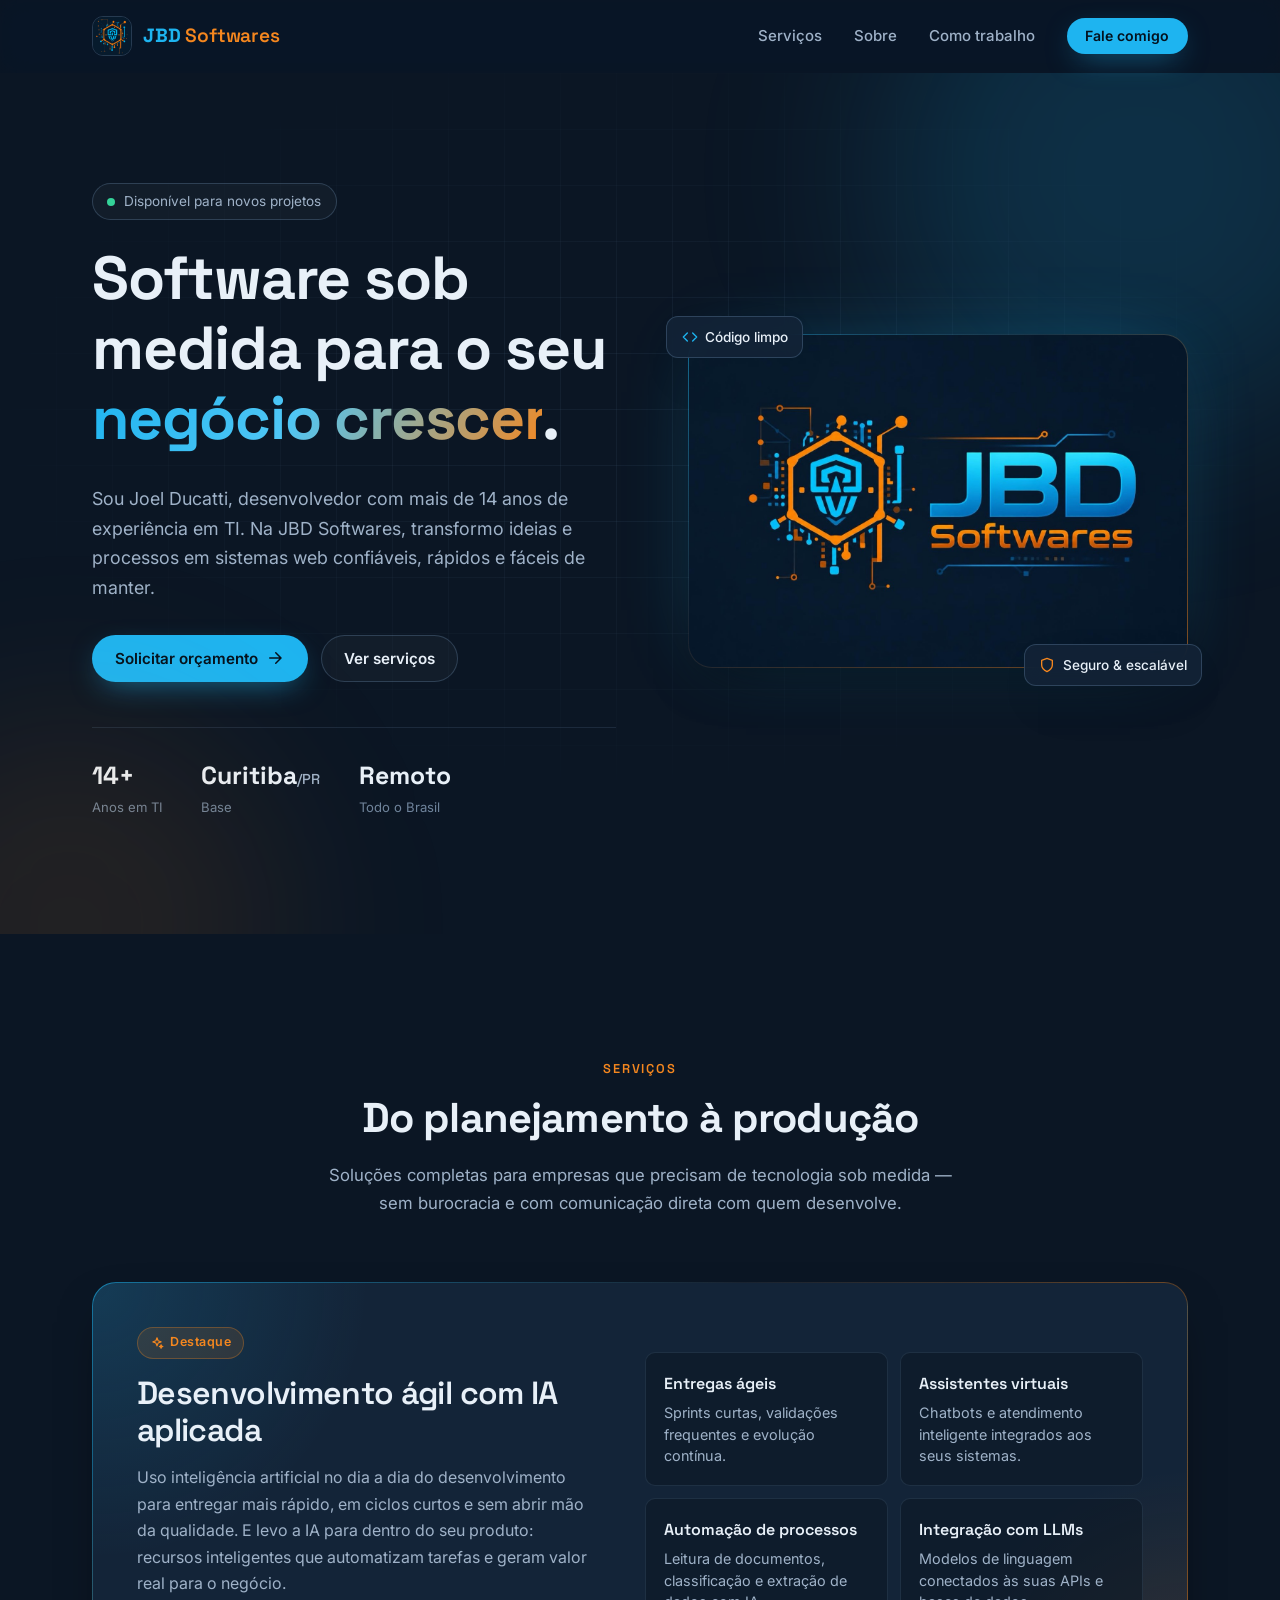
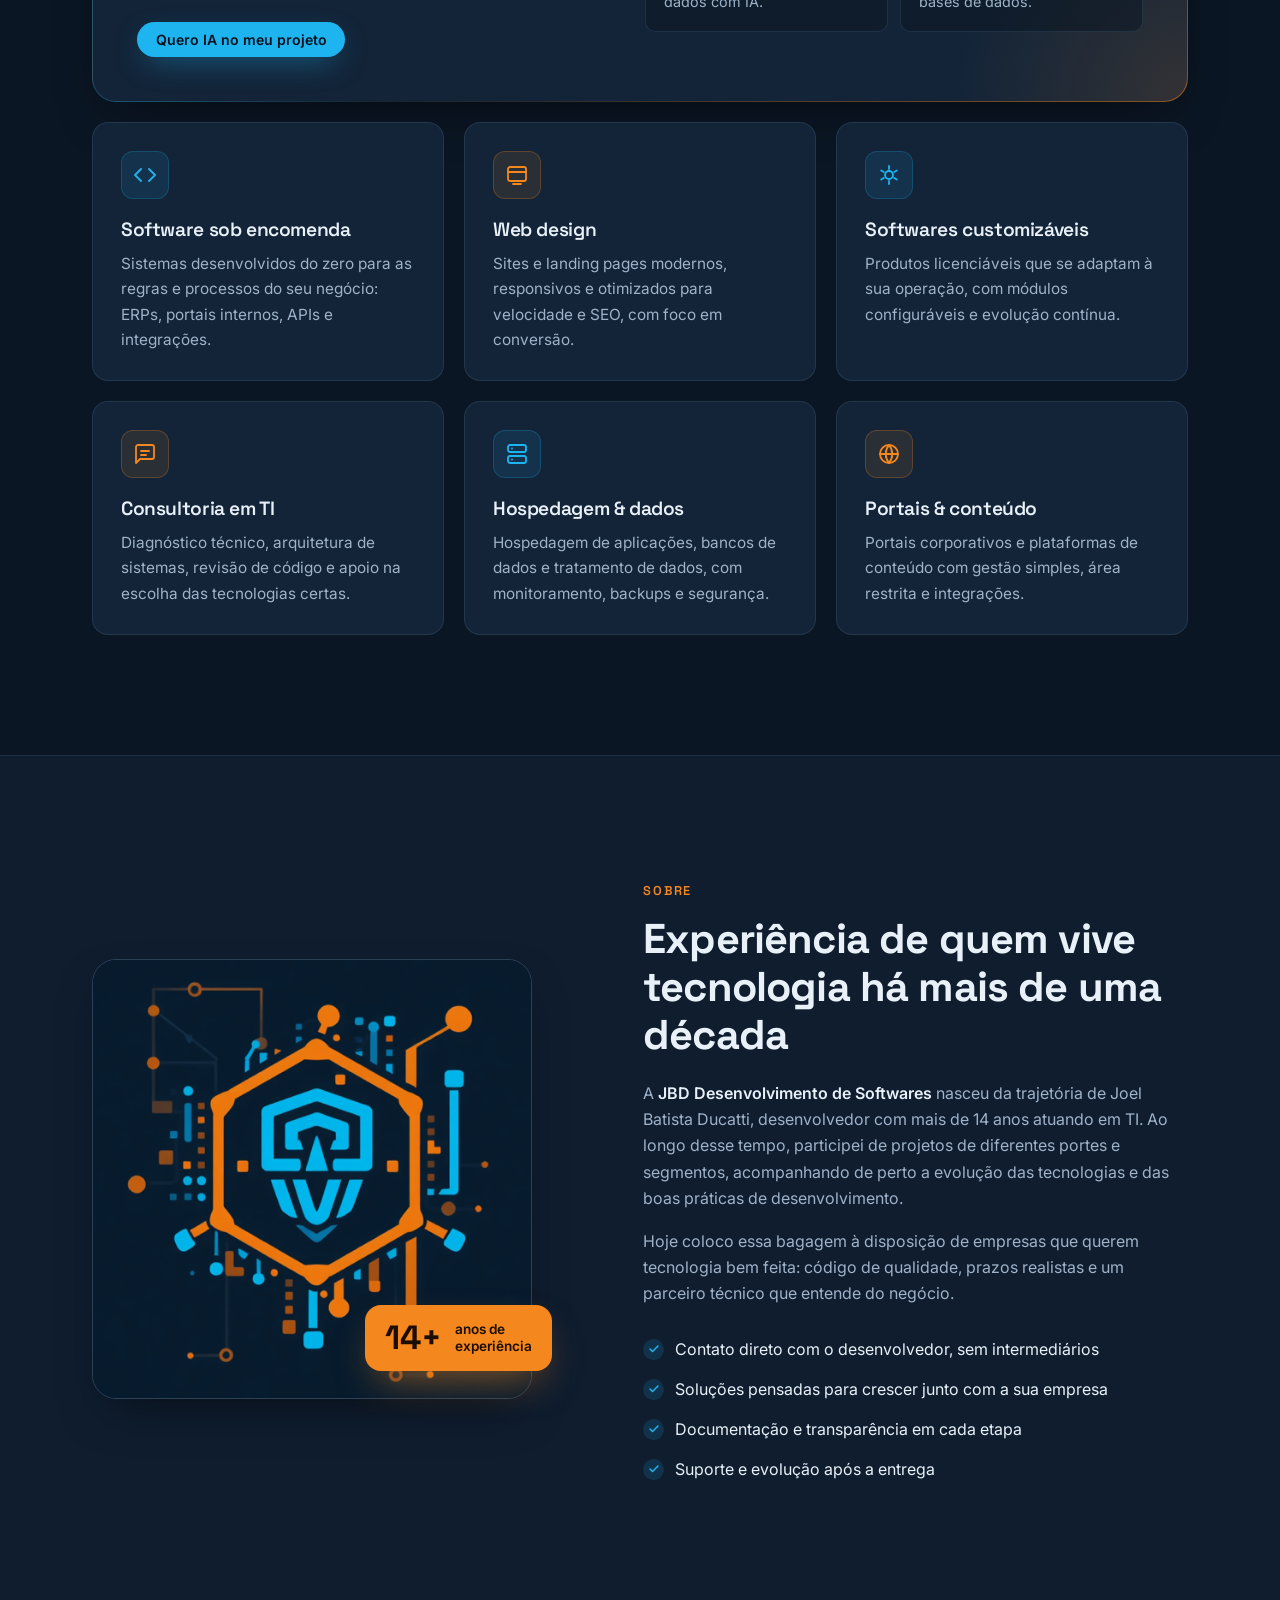
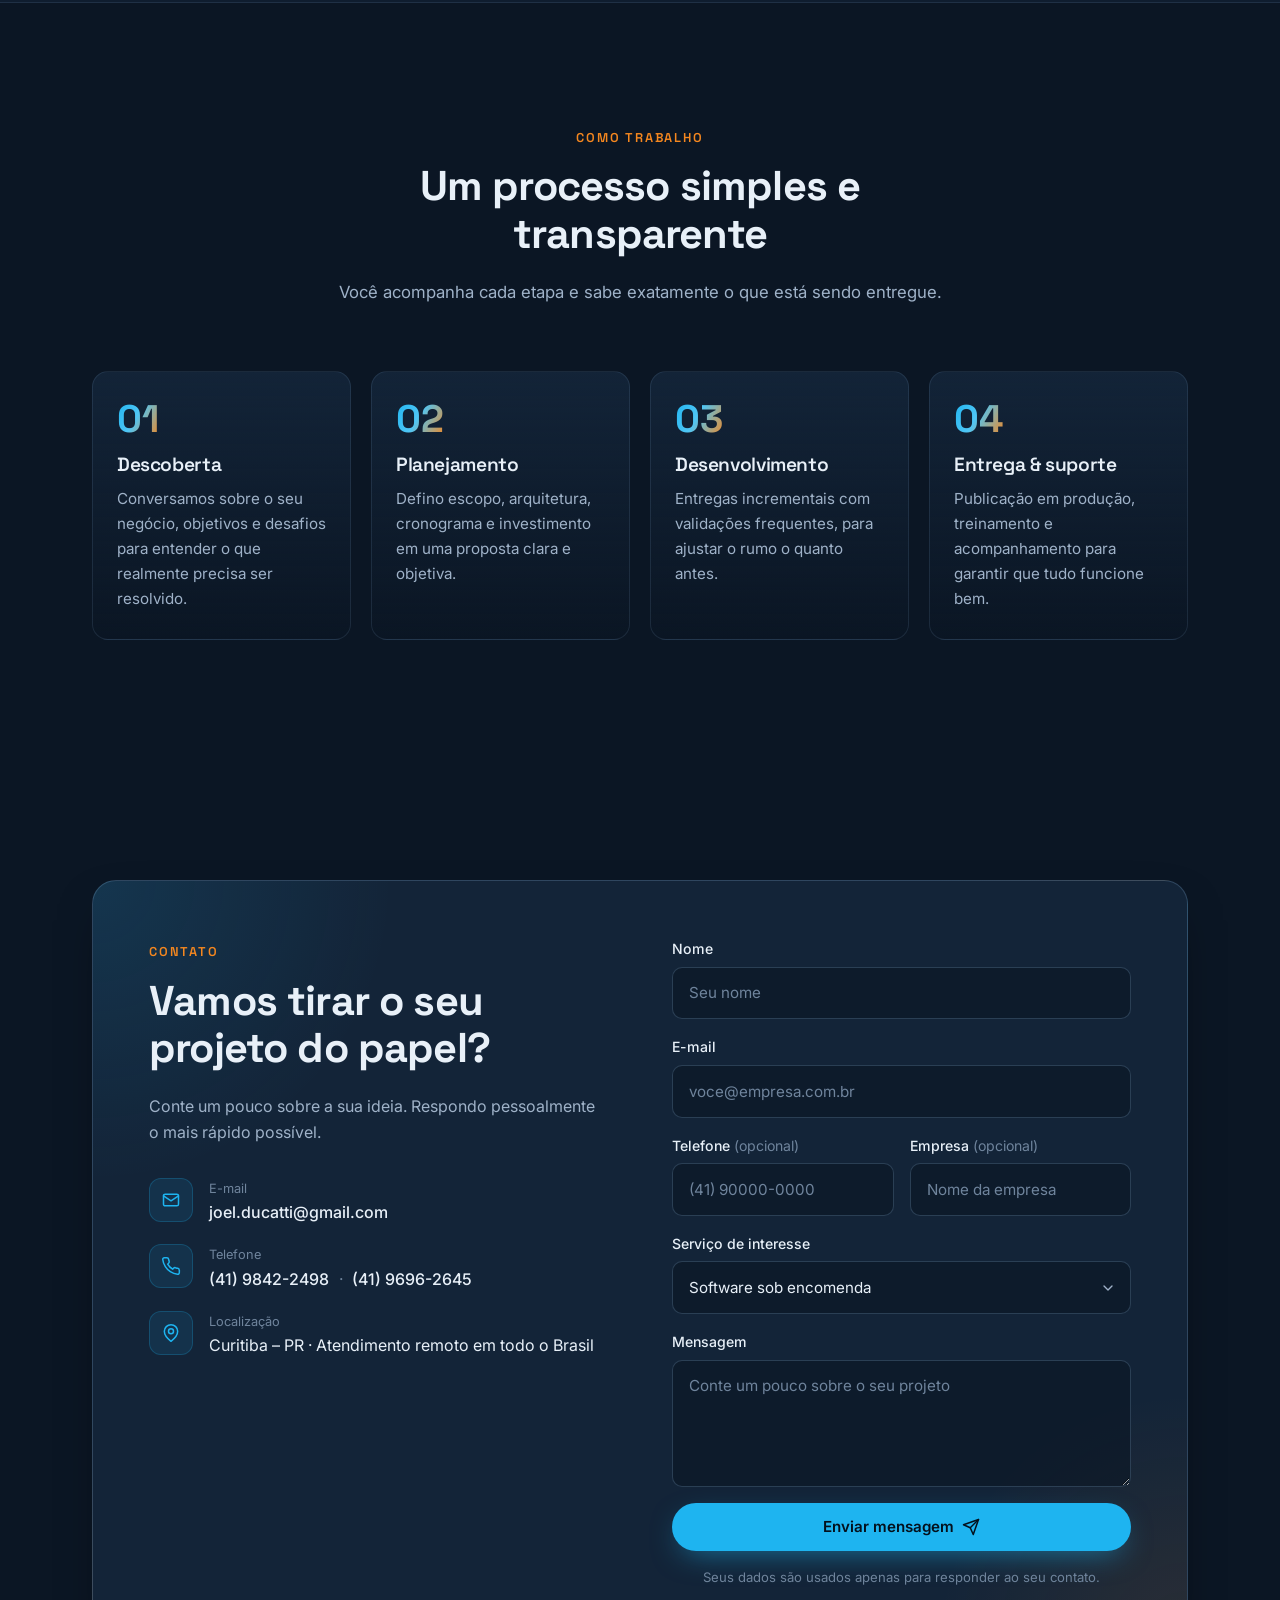
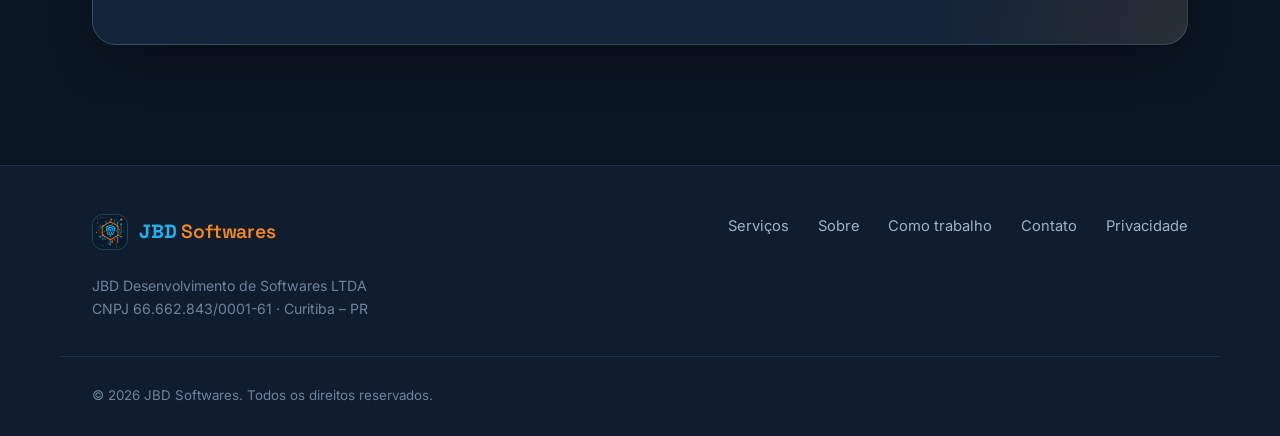
<file: index.html>
<!DOCTYPE html>
<html lang="pt-BR" class="no-js">
<head>
  <meta charset="UTF-8">
  <meta name="viewport" content="width=device-width, initial-scale=1.0">
  <title>JBD Softwares | Desenvolvimento de Software sob Medida</title>
  <meta name="description" content="JBD Desenvolvimento de Softwares — software sob encomenda, desenvolvimento ágil com IA aplicada, web design, consultoria em TI e hospedagem. Mais de 14 anos de experiência. Curitiba – PR.">
  <meta name="theme-color" content="#0b1624">

  <meta property="og:type" content="website">
  <meta property="og:title" content="JBD Softwares | Desenvolvimento de Software sob Medida">
  <meta property="og:description" content="Software sob encomenda, web design e consultoria em TI com mais de 14 anos de experiência.">
  <meta property="og:image" content="assets/img/jbd-banner.jpg">
  <meta property="og:locale" content="pt_BR">

  <link rel="icon" type="image/png" href="assets/img/favicon.png">
  <link rel="apple-touch-icon" href="assets/img/jbd-icon.png">

  <link rel="preconnect" href="https://fonts.googleapis.com">
  <link rel="preconnect" href="https://fonts.gstatic.com" crossorigin>
  <link href="https://fonts.googleapis.com/css2?family=Inter:wght@400;500;600&family=Space+Grotesk:wght@500;600;700&display=swap" rel="stylesheet">

  <link rel="stylesheet" href="assets/css/styles.css">
  <meta name="facebook-domain-verification" content="uzadyqwftc3lzl0vm5e65drp3jfn5y" />
</head>
<body>

  <!-- Navegação -->
  <header class="nav" id="topo">
    <div class="container nav__inner">
      <a href="#topo" class="brand" aria-label="JBD Softwares — início">
        <img src="assets/img/jbd-icon.png" alt="" width="40" height="40" class="brand__icon">
        <span class="brand__name">JBD <span>Softwares</span></span>
      </a>

      <nav class="nav__links" id="menu" aria-label="Principal">
        <a href="#servicos">Serviços</a>
        <a href="#sobre">Sobre</a>
        <a href="#processo">Como trabalho</a>
        <a href="#contato" class="btn btn--sm btn--primary">Fale comigo</a>
      </nav>

      <button class="nav__toggle" aria-label="Abrir menu" aria-controls="menu" aria-expanded="false">
        <span></span><span></span>
      </button>
    </div>
  </header>

  <main>
    <!-- Hero -->
    <section class="hero">
      <div class="hero__grid-bg" aria-hidden="true"></div>
      <div class="container hero__inner">
        <div class="hero__content reveal">
          <span class="pill"><span class="pill__dot"></span>Disponível para novos projetos</span>
          <h1>Software sob medida para o seu <span class="gradient-text">negócio crescer</span>.</h1>
          <p class="lead">
            Sou Joel Ducatti, desenvolvedor com mais de 14 anos de experiência em TI.
            Na JBD Softwares, transformo ideias e processos em sistemas web confiáveis,
            rápidos e fáceis de manter.
          </p>
          <div class="hero__actions">
            <a href="#contato" class="btn btn--primary">
              Solicitar orçamento
              <svg width="18" height="18" viewBox="0 0 24 24" fill="none" stroke="currentColor" stroke-width="2" stroke-linecap="round" stroke-linejoin="round" aria-hidden="true"><path d="M5 12h14M13 5l7 7-7 7"/></svg>
            </a>
            <a href="#servicos" class="btn btn--ghost">Ver serviços</a>
          </div>

          <dl class="stats">
            <div class="stat">
              <dt>Anos em TI</dt>
              <dd>14+</dd>
            </div>
            <div class="stat">
              <dt>Base</dt>
              <dd>Curitiba<small>/PR</small></dd>
            </div>
            <div class="stat">
              <dt>Todo o Brasil</dt>
              <dd>Remoto</dd>
            </div>
          </dl>
        </div>

        <div class="hero__visual reveal" style="--delay: 120ms">
          <div class="hero__card">
            <img src="assets/img/jbd-banner.jpg" alt="Logotipo JBD Softwares" width="1400" height="933">
          </div>
          <div class="float-chip float-chip--a">
            <svg width="16" height="16" viewBox="0 0 24 24" fill="none" stroke="currentColor" stroke-width="2" stroke-linecap="round" stroke-linejoin="round" aria-hidden="true"><path d="m16 18 6-6-6-6M8 6l-6 6 6 6"/></svg>
            Código limpo
          </div>
          <div class="float-chip float-chip--b">
            <svg width="16" height="16" viewBox="0 0 24 24" fill="none" stroke="currentColor" stroke-width="2" stroke-linecap="round" stroke-linejoin="round" aria-hidden="true"><path d="M12 22s8-4 8-10V5l-8-3-8 3v7c0 6 8 10 8 10z"/></svg>
            Seguro &amp; escalável
          </div>
        </div>
      </div>
    </section>

    <!-- Serviços -->
    <section class="section" id="servicos">
      <div class="container">
        <header class="section__head reveal">
          <span class="eyebrow">Serviços</span>
          <h2>Do planejamento à produção</h2>
          <p>Soluções completas para empresas que precisam de tecnologia sob medida — sem burocracia e com comunicação direta com quem desenvolve.</p>
        </header>

        <article class="feature reveal">
          <div class="feature__content">
            <span class="feature__badge">
              <svg width="14" height="14" viewBox="0 0 24 24" fill="none" stroke="currentColor" stroke-width="2" stroke-linecap="round" stroke-linejoin="round" aria-hidden="true"><path d="M12 3l1.9 5.1L19 10l-5.1 1.9L12 17l-1.9-5.1L5 10l5.1-1.9z"/><path d="M19 15l.8 2.2L22 18l-2.2.8L19 21l-.8-2.2L16 18l2.2-.8z"/></svg>
              Destaque
            </span>
            <h3>Desenvolvimento ágil com IA aplicada</h3>
            <p>
              Uso inteligência artificial no dia a dia do desenvolvimento para entregar mais rápido,
              em ciclos curtos e sem abrir mão da qualidade. E levo a IA para dentro do seu produto:
              recursos inteligentes que automatizam tarefas e geram valor real para o negócio.
            </p>
            <a href="#contato" class="btn btn--primary btn--sm">Quero IA no meu projeto</a>
          </div>

          <ul class="feature__list">
            <li>
              <strong>Entregas ágeis</strong>
              <span>Sprints curtas, validações frequentes e evolução contínua.</span>
            </li>
            <li>
              <strong>Assistentes virtuais</strong>
              <span>Chatbots e atendimento inteligente integrados aos seus sistemas.</span>
            </li>
            <li>
              <strong>Automação de processos</strong>
              <span>Leitura de documentos, classificação e extração de dados com IA.</span>
            </li>
            <li>
              <strong>Integração com LLMs</strong>
              <span>Modelos de linguagem conectados às suas APIs e bases de dados.</span>
            </li>
          </ul>
        </article>

        <div class="cards">
          <article class="card reveal">
            <div class="card__icon">
              <svg viewBox="0 0 24 24" fill="none" stroke="currentColor" stroke-width="1.8" stroke-linecap="round" stroke-linejoin="round" aria-hidden="true"><path d="m16 18 6-6-6-6M8 6l-6 6 6 6"/></svg>
            </div>
            <h3>Software sob encomenda</h3>
            <p>Sistemas desenvolvidos do zero para as regras e processos do seu negócio: ERPs, portais internos, APIs e integrações.</p>
          </article>

          <article class="card reveal" style="--delay: 60ms">
            <div class="card__icon">
              <svg viewBox="0 0 24 24" fill="none" stroke="currentColor" stroke-width="1.8" stroke-linecap="round" stroke-linejoin="round" aria-hidden="true"><rect x="3" y="4" width="18" height="14" rx="2"/><path d="M3 9h18M8 21h8"/></svg>
            </div>
            <h3>Web design</h3>
            <p>Sites e landing pages modernos, responsivos e otimizados para velocidade e SEO, com foco em conversão.</p>
          </article>

          <article class="card reveal" style="--delay: 120ms">
            <div class="card__icon">
              <svg viewBox="0 0 24 24" fill="none" stroke="currentColor" stroke-width="1.8" stroke-linecap="round" stroke-linejoin="round" aria-hidden="true"><path d="M12 3v3M12 18v3M4.2 7.5l2.6 1.5M17.2 15l2.6 1.5M4.2 16.5l2.6-1.5M17.2 9l2.6-1.5"/><circle cx="12" cy="12" r="4"/></svg>
            </div>
            <h3>Softwares customizáveis</h3>
            <p>Produtos licenciáveis que se adaptam à sua operação, com módulos configuráveis e evolução contínua.</p>
          </article>

          <article class="card reveal">
            <div class="card__icon">
              <svg viewBox="0 0 24 24" fill="none" stroke="currentColor" stroke-width="1.8" stroke-linecap="round" stroke-linejoin="round" aria-hidden="true"><path d="M21 15a2 2 0 0 1-2 2H7l-4 4V5a2 2 0 0 1 2-2h14a2 2 0 0 1 2 2z"/><path d="M8 9h8M8 13h5"/></svg>
            </div>
            <h3>Consultoria em TI</h3>
            <p>Diagnóstico técnico, arquitetura de sistemas, revisão de código e apoio na escolha das tecnologias certas.</p>
          </article>

          <article class="card reveal" style="--delay: 60ms">
            <div class="card__icon">
              <svg viewBox="0 0 24 24" fill="none" stroke="currentColor" stroke-width="1.8" stroke-linecap="round" stroke-linejoin="round" aria-hidden="true"><rect x="3" y="3" width="18" height="7" rx="2"/><rect x="3" y="14" width="18" height="7" rx="2"/><path d="M7 6.5h.01M7 17.5h.01"/></svg>
            </div>
            <h3>Hospedagem &amp; dados</h3>
            <p>Hospedagem de aplicações, bancos de dados e tratamento de dados, com monitoramento, backups e segurança.</p>
          </article>

          <article class="card reveal" style="--delay: 120ms">
            <div class="card__icon">
              <svg viewBox="0 0 24 24" fill="none" stroke="currentColor" stroke-width="1.8" stroke-linecap="round" stroke-linejoin="round" aria-hidden="true"><circle cx="12" cy="12" r="9"/><path d="M3 12h18M12 3a14 14 0 0 1 0 18M12 3a14 14 0 0 0 0 18"/></svg>
            </div>
            <h3>Portais &amp; conteúdo</h3>
            <p>Portais corporativos e plataformas de conteúdo com gestão simples, área restrita e integrações.</p>
          </article>
        </div>
      </div>
    </section>

    <!-- Sobre -->
    <section class="section section--alt" id="sobre">
      <div class="container about">
        <div class="about__media reveal">
          <div class="about__logo">
            <img src="assets/img/jbd-icon.png" alt="Símbolo da JBD Softwares" width="512" height="512" loading="lazy">
          </div>
          <div class="about__badge">
            <strong>14+</strong>
            <span>anos de<br>experiência</span>
          </div>
        </div>

        <div class="about__content reveal" style="--delay: 100ms">
          <span class="eyebrow">Sobre</span>
          <h2>Experiência de quem vive tecnologia há mais de uma década</h2>
          <p>
            A <strong>JBD Desenvolvimento de Softwares</strong> nasceu da trajetória de Joel Batista Ducatti,
            desenvolvedor com mais de 14 anos atuando em TI. Ao longo desse tempo, participei de projetos
            de diferentes portes e segmentos, acompanhando de perto a evolução das tecnologias e
            das boas práticas de desenvolvimento.
          </p>
          <p>
            Hoje coloco essa bagagem à disposição de empresas que querem tecnologia bem feita:
            código de qualidade, prazos realistas e um parceiro técnico que entende do negócio.
          </p>

          <ul class="checklist">
            <li>Contato direto com o desenvolvedor, sem intermediários</li>
            <li>Soluções pensadas para crescer junto com a sua empresa</li>
            <li>Documentação e transparência em cada etapa</li>
            <li>Suporte e evolução após a entrega</li>
          </ul>
        </div>
      </div>
    </section>

    <!-- Processo -->
    <section class="section" id="processo">
      <div class="container">
        <header class="section__head reveal">
          <span class="eyebrow">Como trabalho</span>
          <h2>Um processo simples e transparente</h2>
          <p>Você acompanha cada etapa e sabe exatamente o que está sendo entregue.</p>
        </header>

        <ol class="steps">
          <li class="step reveal">
            <span class="step__num">01</span>
            <h3>Descoberta</h3>
            <p>Conversamos sobre o seu negócio, objetivos e desafios para entender o que realmente precisa ser resolvido.</p>
          </li>
          <li class="step reveal" style="--delay: 60ms">
            <span class="step__num">02</span>
            <h3>Planejamento</h3>
            <p>Defino escopo, arquitetura, cronograma e investimento em uma proposta clara e objetiva.</p>
          </li>
          <li class="step reveal" style="--delay: 120ms">
            <span class="step__num">03</span>
            <h3>Desenvolvimento</h3>
            <p>Entregas incrementais com validações frequentes, para ajustar o rumo o quanto antes.</p>
          </li>
          <li class="step reveal" style="--delay: 180ms">
            <span class="step__num">04</span>
            <h3>Entrega &amp; suporte</h3>
            <p>Publicação em produção, treinamento e acompanhamento para garantir que tudo funcione bem.</p>
          </li>
        </ol>
      </div>
    </section>

    <!-- CTA / Contato -->
    <section class="section" id="contato">
      <div class="container">
        <div class="contact reveal">
          <div class="contact__info">
            <span class="eyebrow">Contato</span>
            <h2>Vamos tirar o seu projeto do papel?</h2>
            <p>Conte um pouco sobre a sua ideia. Respondo pessoalmente o mais rápido possível.</p>

            <ul class="contact__list">
              <li>
                <span class="contact__icon">
                  <svg viewBox="0 0 24 24" fill="none" stroke="currentColor" stroke-width="1.8" stroke-linecap="round" stroke-linejoin="round" aria-hidden="true"><rect x="3" y="5" width="18" height="14" rx="2"/><path d="m3 7 9 6 9-6"/></svg>
                </span>
                <div>
                  <small>E-mail</small>
                  <a href="mailto:joel.ducatti@gmail.com">joel.ducatti@gmail.com</a>
                </div>
              </li>
              <li>
                <span class="contact__icon">
                  <svg viewBox="0 0 24 24" fill="none" stroke="currentColor" stroke-width="1.8" stroke-linecap="round" stroke-linejoin="round" aria-hidden="true"><path d="M22 16.9v3a2 2 0 0 1-2.2 2 19.8 19.8 0 0 1-8.6-3.1 19.5 19.5 0 0 1-6-6A19.8 19.8 0 0 1 2.1 4.2 2 2 0 0 1 4.1 2h3a2 2 0 0 1 2 1.7c.1.9.4 1.8.7 2.7a2 2 0 0 1-.5 2.1L8 9.8a16 16 0 0 0 6 6l1.3-1.3a2 2 0 0 1 2.1-.4c.9.3 1.8.6 2.7.7a2 2 0 0 1 1.7 2z"/></svg>
                </span>
                <div>
                  <small>Telefone</small>
                  <a href="tel:+554198422498">(41) 9842-2498</a>
                  <span class="sep">·</span>
                  <a href="tel:+554196962645">(41) 9696-2645</a>
                </div>
              </li>
              <li>
                <span class="contact__icon">
                  <svg viewBox="0 0 24 24" fill="none" stroke="currentColor" stroke-width="1.8" stroke-linecap="round" stroke-linejoin="round" aria-hidden="true"><path d="M20 10c0 6-8 12-8 12s-8-6-8-12a8 8 0 0 1 16 0z"/><circle cx="12" cy="10" r="3"/></svg>
                </span>
                <div>
                  <small>Localização</small>
                  <span>Curitiba – PR · Atendimento remoto em todo o Brasil</span>
                </div>
              </li>
            </ul>
          </div>

          <form class="form" id="contact-form" name="contato" method="POST" action="/obrigado.html"
                data-netlify="true" netlify-honeypot="bot-field" novalidate>
            <input type="hidden" name="form-name" value="contato">
            <p class="visually-hidden" aria-hidden="true">
              <label>Não preencha este campo: <input name="bot-field" tabindex="-1" autocomplete="off"></label>
            </p>

            <div class="field">
              <label for="nome">Nome</label>
              <input id="nome" name="nome" type="text" autocomplete="name" placeholder="Seu nome" required>
            </div>
            <div class="field">
              <label for="email">E-mail</label>
              <input id="email" name="email" type="email" autocomplete="email" placeholder="voce@empresa.com.br" required>
            </div>
            <div class="field-row">
              <div class="field">
                <label for="telefone">Telefone <span class="optional">(opcional)</span></label>
                <input id="telefone" name="telefone" type="tel" autocomplete="tel" placeholder="(41) 90000-0000">
              </div>
              <div class="field">
                <label for="empresa">Empresa <span class="optional">(opcional)</span></label>
                <input id="empresa" name="empresa" type="text" autocomplete="organization" placeholder="Nome da empresa">
              </div>
            </div>
            <div class="field">
              <label for="servico">Serviço de interesse</label>
              <select id="servico" name="servico">
                <option>Software sob encomenda</option>
                <option>IA aplicada / automação</option>
                <option>Web design / site</option>
                <option>Software customizável</option>
                <option>Consultoria em TI</option>
                <option>Hospedagem &amp; dados</option>
                <option>Outro</option>
              </select>
            </div>
            <div class="field">
              <label for="mensagem">Mensagem</label>
              <textarea id="mensagem" name="mensagem" rows="4" placeholder="Conte um pouco sobre o seu projeto" required></textarea>
            </div>
            <button type="submit" class="btn btn--primary btn--block">
              Enviar mensagem
              <svg width="18" height="18" viewBox="0 0 24 24" fill="none" stroke="currentColor" stroke-width="2" stroke-linecap="round" stroke-linejoin="round" aria-hidden="true"><path d="m22 2-7 20-4-9-9-4z"/><path d="M22 2 11 13"/></svg>
            </button>
            <p class="form__note" id="form-note" role="status">Seus dados são usados apenas para responder ao seu contato.</p>
          </form>
        </div>
      </div>
    </section>
  </main>

  <footer class="footer">
    <div class="container footer__inner">
      <div class="footer__brand">
        <a href="#topo" class="brand">
          <img src="assets/img/jbd-icon.png" alt="" width="36" height="36" class="brand__icon" loading="lazy">
          <span class="brand__name">JBD <span>Softwares</span></span>
        </a>
        <p>JBD Desenvolvimento de Softwares LTDA<br>CNPJ 66.662.843/0001-61 · Curitiba – PR</p>
      </div>
      <nav class="footer__links" aria-label="Rodapé">
        <a href="#servicos">Serviços</a>
        <a href="#sobre">Sobre</a>
        <a href="#processo">Como trabalho</a>
        <a href="#contato">Contato</a>
        <a href="/privacidade.html">Privacidade</a>
      </nav>
    </div>
    <div class="container footer__bottom">
      <small>© <span id="year">2026</span> JBD Softwares. Todos os direitos reservados.</small>
    </div>
  </footer>

  <script src="assets/js/main.js" defer></script>
</body>
</html>
</file>
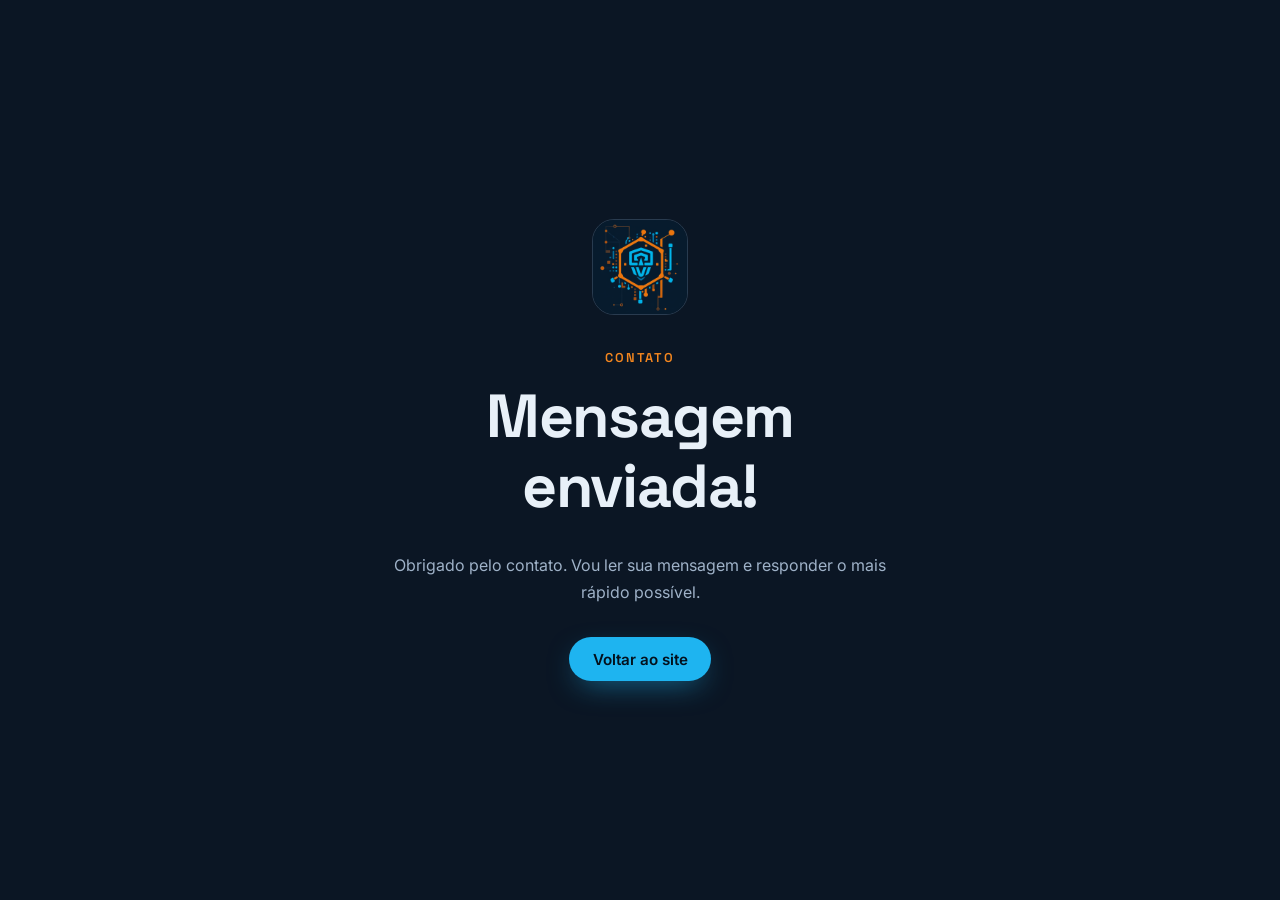
<file: obrigado.html>
<!DOCTYPE html>
<html lang="pt-BR">
<head>
  <meta charset="UTF-8">
  <meta name="viewport" content="width=device-width, initial-scale=1.0">
  <title>Mensagem enviada | JBD Softwares</title>
  <meta name="robots" content="noindex">
  <meta name="theme-color" content="#0b1624">
  <link rel="icon" type="image/png" href="/assets/img/favicon.png">
  <link rel="preconnect" href="https://fonts.googleapis.com">
  <link rel="preconnect" href="https://fonts.gstatic.com" crossorigin>
  <link href="https://fonts.googleapis.com/css2?family=Inter:wght@400;500;600&family=Space+Grotesk:wght@500;600;700&display=swap" rel="stylesheet">
  <link rel="stylesheet" href="/assets/css/styles.css">
</head>
<body>
  <main class="status-page">
    <div class="status-page__box">
      <img src="/assets/img/jbd-icon.png" alt="JBD Softwares" width="96" height="96">
      <span class="eyebrow">Contato</span>
      <h1>Mensagem enviada!</h1>
      <p>Obrigado pelo contato. Vou ler sua mensagem e responder o mais rápido possível.</p>
      <a href="/" class="btn btn--primary">Voltar ao site</a>
    </div>
  </main>
</body>
</html>
</file>
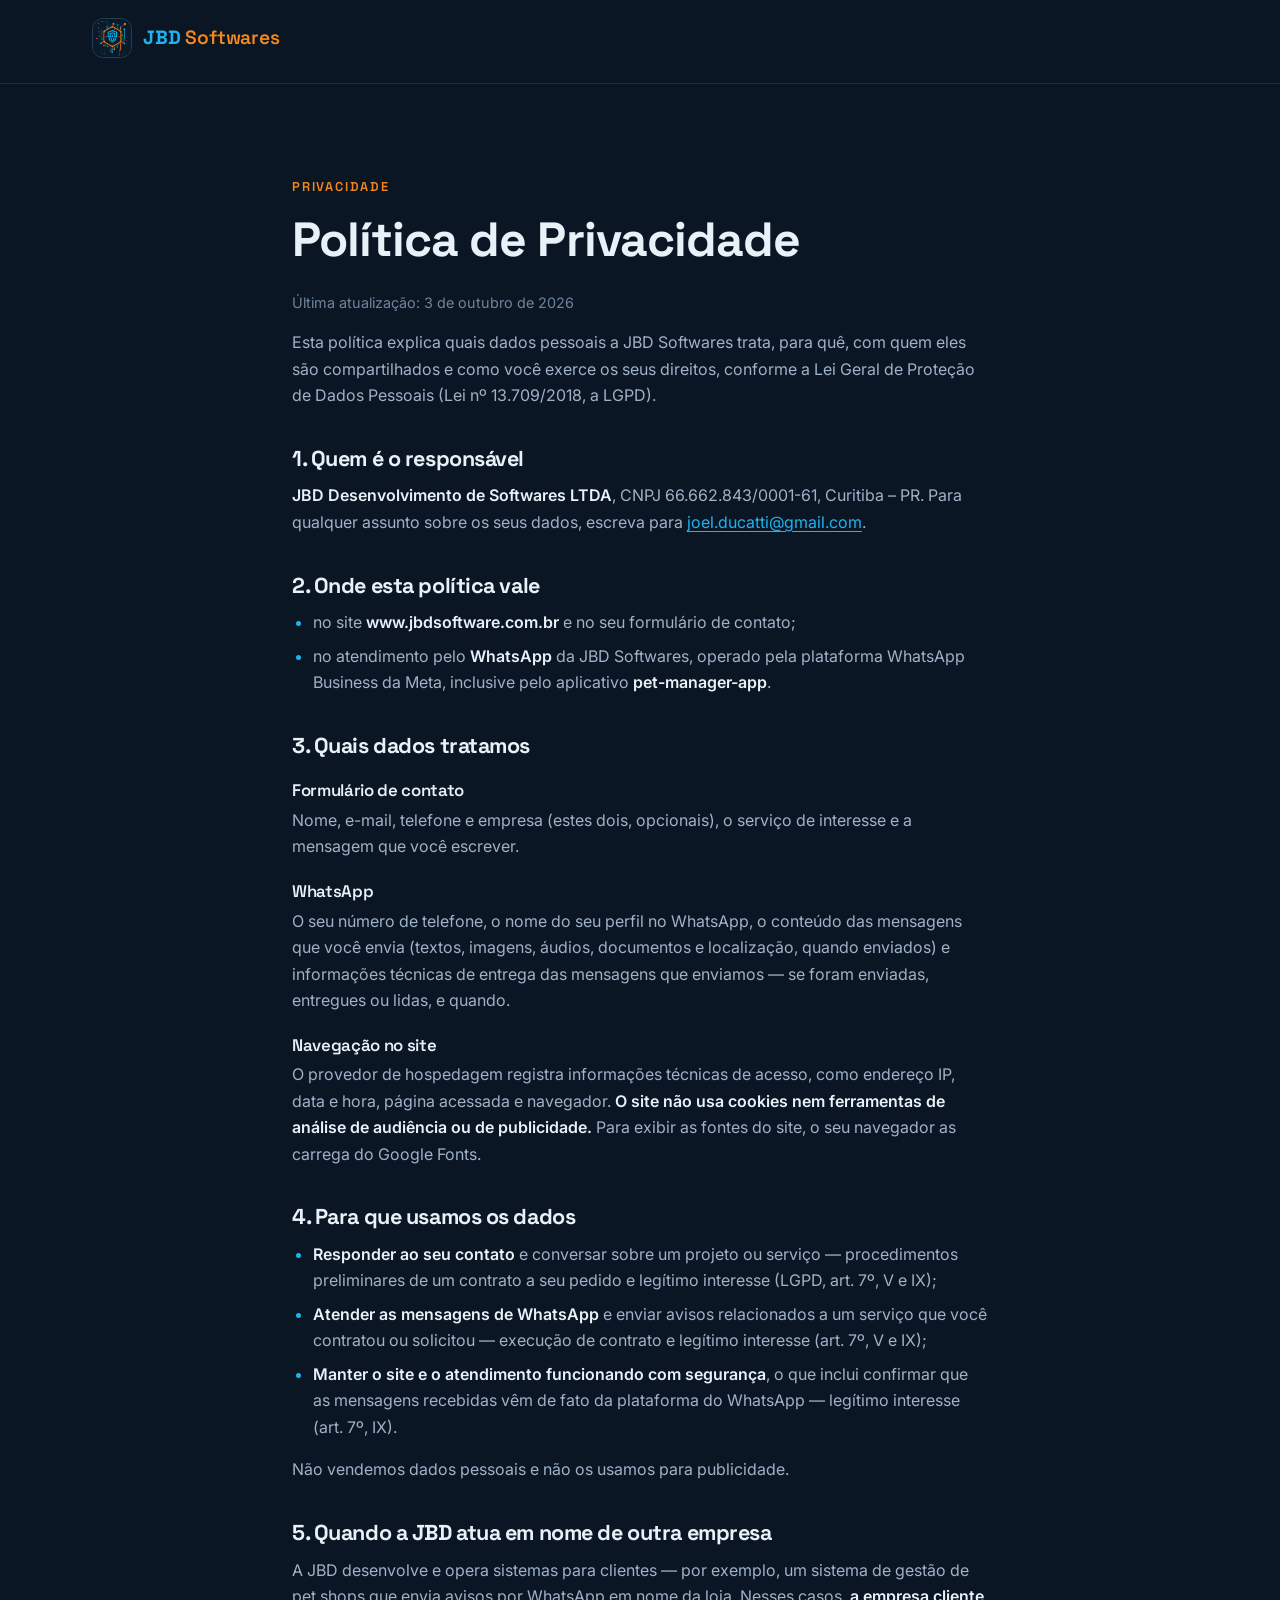
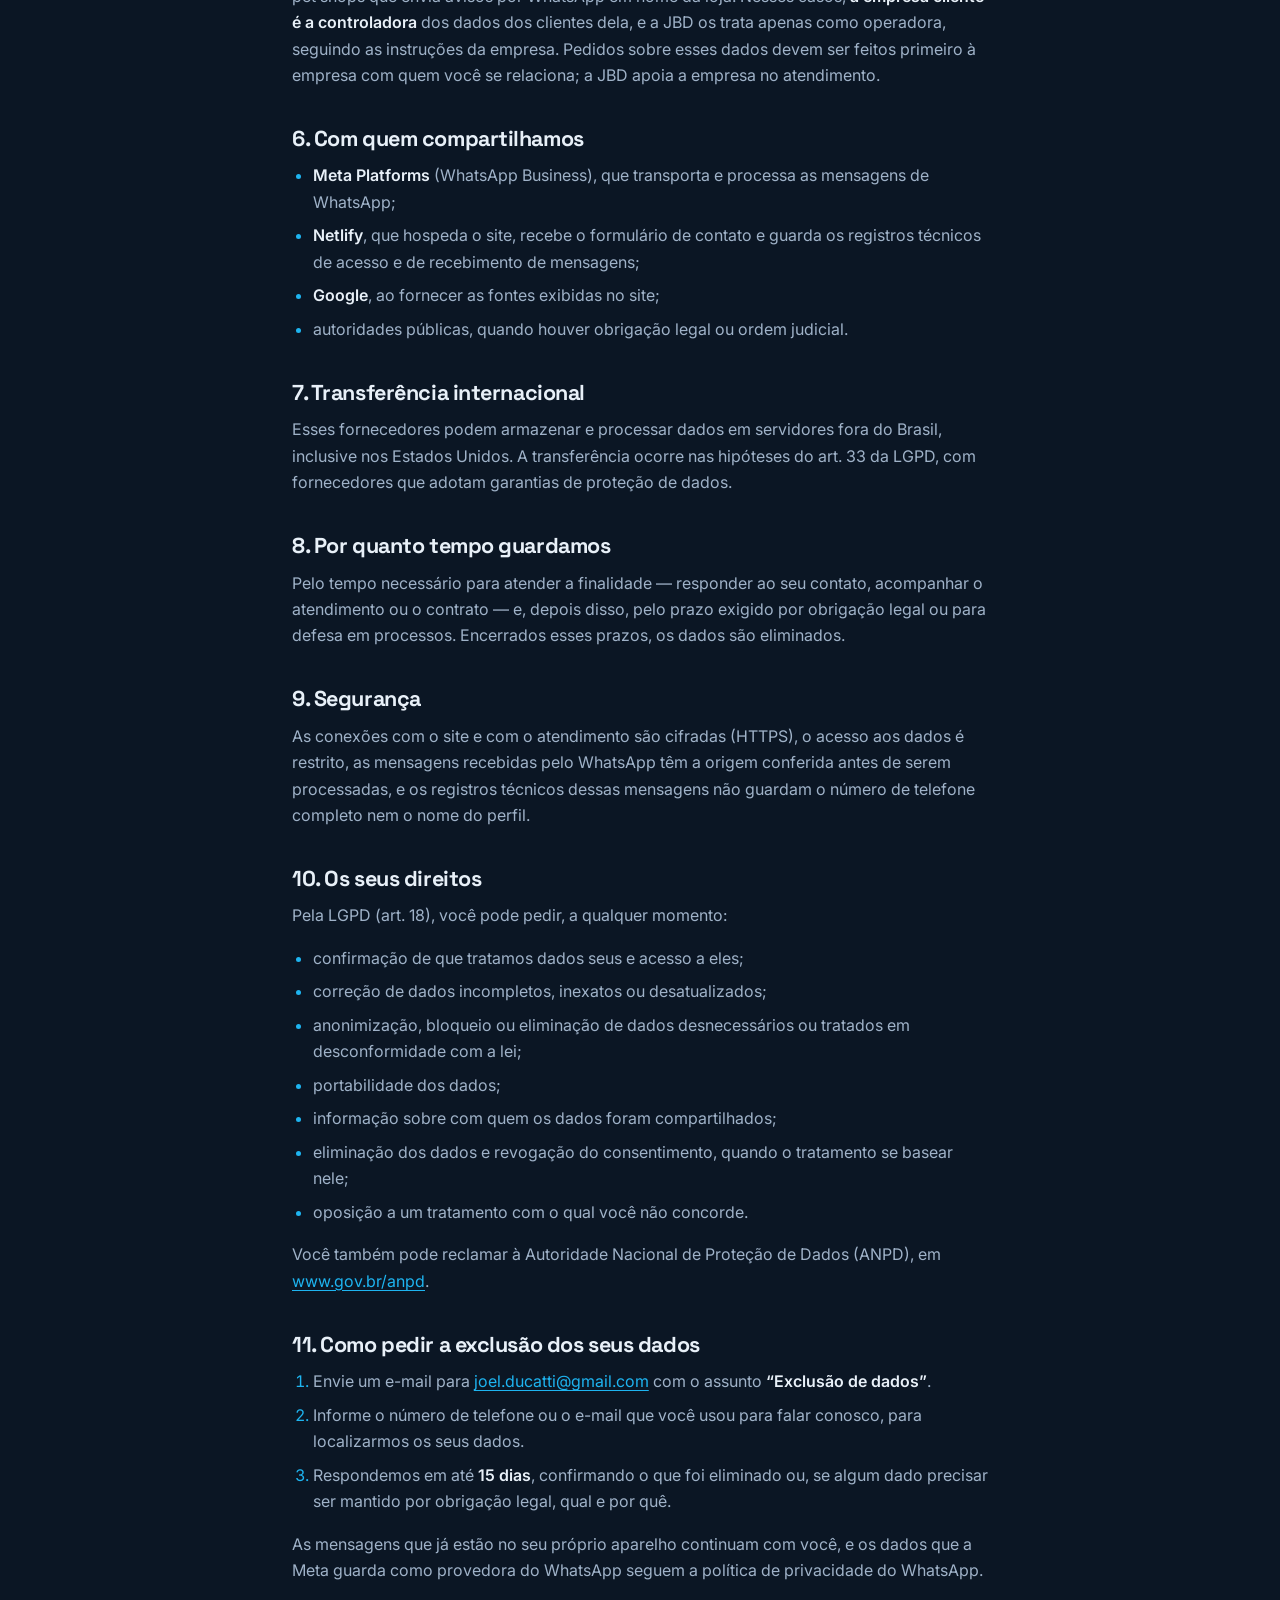
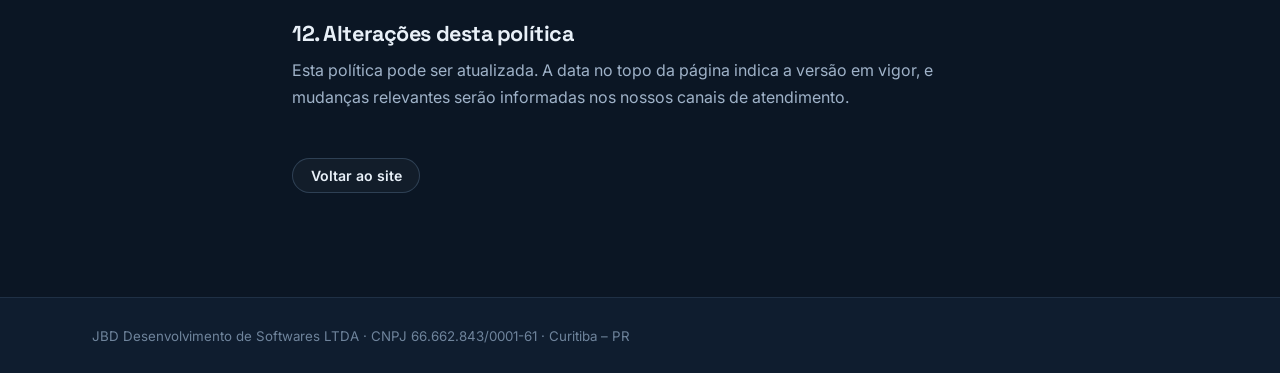
<file: privacidade.html>
<!DOCTYPE html>
<html lang="pt-BR">
<head>
  <meta charset="UTF-8">
  <meta name="viewport" content="width=device-width, initial-scale=1.0">
  <title>Política de Privacidade | JBD Softwares</title>
  <meta name="description" content="Como a JBD Desenvolvimento de Softwares trata dados pessoais no site, no formulário de contato e no atendimento por WhatsApp, e como pedir a exclusão dos seus dados.">
  <meta name="theme-color" content="#0b1624">
  <link rel="icon" type="image/png" href="/assets/img/favicon.png">
  <link rel="preconnect" href="https://fonts.googleapis.com">
  <link rel="preconnect" href="https://fonts.gstatic.com" crossorigin>
  <link href="https://fonts.googleapis.com/css2?family=Inter:wght@400;500;600&family=Space+Grotesk:wght@500;600;700&display=swap" rel="stylesheet">
  <link rel="stylesheet" href="/assets/css/styles.css">
</head>
<body>

  <header class="legal__top">
    <div class="container">
      <a href="/" class="brand" aria-label="JBD Softwares — voltar ao início">
        <img src="/assets/img/jbd-icon.png" alt="" width="36" height="36" class="brand__icon">
        <span class="brand__name">JBD <span>Softwares</span></span>
      </a>
    </div>
  </header>

  <main class="legal">
    <div class="container legal__inner">
      <span class="eyebrow">Privacidade</span>
      <h1>Política de Privacidade</h1>
      <p class="legal__updated">Última atualização: 3 de outubro de 2026</p>

      <p>
        Esta política explica quais dados pessoais a JBD Softwares trata, para quê, com quem
        eles são compartilhados e como você exerce os seus direitos, conforme a Lei Geral de
        Proteção de Dados Pessoais (Lei nº 13.709/2018, a LGPD).
      </p>

      <h2>1. Quem é o responsável</h2>
      <p>
        <strong>JBD Desenvolvimento de Softwares LTDA</strong>, CNPJ 66.662.843/0001-61,
        Curitiba – PR. Para qualquer assunto sobre os seus dados, escreva para
        <a href="mailto:joel.ducatti@gmail.com">joel.ducatti@gmail.com</a>.
      </p>

      <h2>2. Onde esta política vale</h2>
      <ul>
        <li>no site <strong>www.jbdsoftware.com.br</strong> e no seu formulário de contato;</li>
        <li>no atendimento pelo <strong>WhatsApp</strong> da JBD Softwares, operado pela plataforma
          WhatsApp Business da Meta, inclusive pelo aplicativo <strong>pet-manager-app</strong>.</li>
      </ul>

      <h2>3. Quais dados tratamos</h2>
      <h3>Formulário de contato</h3>
      <p>
        Nome, e-mail, telefone e empresa (estes dois, opcionais), o serviço de interesse e a
        mensagem que você escrever.
      </p>
      <h3>WhatsApp</h3>
      <p>
        O seu número de telefone, o nome do seu perfil no WhatsApp, o conteúdo das mensagens que
        você envia (textos, imagens, áudios, documentos e localização, quando enviados) e
        informações técnicas de entrega das mensagens que enviamos — se foram enviadas,
        entregues ou lidas, e quando.
      </p>
      <h3>Navegação no site</h3>
      <p>
        O provedor de hospedagem registra informações técnicas de acesso, como endereço IP, data e
        hora, página acessada e navegador. <strong>O site não usa cookies nem ferramentas de
        análise de audiência ou de publicidade.</strong> Para exibir as fontes do site, o seu
        navegador as carrega do Google Fonts.
      </p>

      <h2>4. Para que usamos os dados</h2>
      <ul>
        <li><strong>Responder ao seu contato</strong> e conversar sobre um projeto ou serviço —
          procedimentos preliminares de um contrato a seu pedido e legítimo interesse
          (LGPD, art. 7º, V e IX);</li>
        <li><strong>Atender as mensagens de WhatsApp</strong> e enviar avisos relacionados a um
          serviço que você contratou ou solicitou — execução de contrato e legítimo interesse
          (art. 7º, V e IX);</li>
        <li><strong>Manter o site e o atendimento funcionando com segurança</strong>, o que inclui
          confirmar que as mensagens recebidas vêm de fato da plataforma do WhatsApp —
          legítimo interesse (art. 7º, IX).</li>
      </ul>
      <p>Não vendemos dados pessoais e não os usamos para publicidade.</p>

      <h2>5. Quando a JBD atua em nome de outra empresa</h2>
      <p>
        A JBD desenvolve e opera sistemas para clientes — por exemplo, um sistema de gestão de pet
        shops que envia avisos por WhatsApp em nome da loja. Nesses casos, <strong>a empresa
        cliente é a controladora</strong> dos dados dos clientes dela, e a JBD os trata apenas
        como operadora, seguindo as instruções da empresa. Pedidos sobre esses dados devem ser
        feitos primeiro à empresa com quem você se relaciona; a JBD apoia a empresa no
        atendimento.
      </p>

      <h2>6. Com quem compartilhamos</h2>
      <ul>
        <li><strong>Meta Platforms</strong> (WhatsApp Business), que transporta e processa as
          mensagens de WhatsApp;</li>
        <li><strong>Netlify</strong>, que hospeda o site, recebe o formulário de contato e guarda
          os registros técnicos de acesso e de recebimento de mensagens;</li>
        <li><strong>Google</strong>, ao fornecer as fontes exibidas no site;</li>
        <li>autoridades públicas, quando houver obrigação legal ou ordem judicial.</li>
      </ul>

      <h2>7. Transferência internacional</h2>
      <p>
        Esses fornecedores podem armazenar e processar dados em servidores fora do Brasil,
        inclusive nos Estados Unidos. A transferência ocorre nas hipóteses do art. 33 da LGPD,
        com fornecedores que adotam garantias de proteção de dados.
      </p>

      <h2>8. Por quanto tempo guardamos</h2>
      <p>
        Pelo tempo necessário para atender a finalidade — responder ao seu contato, acompanhar o
        atendimento ou o contrato — e, depois disso, pelo prazo exigido por obrigação legal ou
        para defesa em processos. Encerrados esses prazos, os dados são eliminados.
      </p>

      <h2>9. Segurança</h2>
      <p>
        As conexões com o site e com o atendimento são cifradas (HTTPS), o acesso aos dados é
        restrito, as mensagens recebidas pelo WhatsApp têm a origem conferida antes de serem
        processadas, e os registros técnicos dessas mensagens não guardam o número de telefone
        completo nem o nome do perfil.
      </p>

      <h2>10. Os seus direitos</h2>
      <p>Pela LGPD (art. 18), você pode pedir, a qualquer momento:</p>
      <ul>
        <li>confirmação de que tratamos dados seus e acesso a eles;</li>
        <li>correção de dados incompletos, inexatos ou desatualizados;</li>
        <li>anonimização, bloqueio ou eliminação de dados desnecessários ou tratados em
          desconformidade com a lei;</li>
        <li>portabilidade dos dados;</li>
        <li>informação sobre com quem os dados foram compartilhados;</li>
        <li>eliminação dos dados e revogação do consentimento, quando o tratamento se basear nele;</li>
        <li>oposição a um tratamento com o qual você não concorde.</li>
      </ul>
      <p>
        Você também pode reclamar à Autoridade Nacional de Proteção de Dados (ANPD), em
        <a href="https://www.gov.br/anpd" rel="noopener">www.gov.br/anpd</a>.
      </p>

      <h2 id="exclusao">11. Como pedir a exclusão dos seus dados</h2>
      <ol>
        <li>Envie um e-mail para <a href="mailto:joel.ducatti@gmail.com?subject=Exclus%C3%A3o%20de%20dados">joel.ducatti@gmail.com</a>
          com o assunto <strong>“Exclusão de dados”</strong>.</li>
        <li>Informe o número de telefone ou o e-mail que você usou para falar conosco, para
          localizarmos os seus dados.</li>
        <li>Respondemos em até <strong>15 dias</strong>, confirmando o que foi eliminado ou, se
          algum dado precisar ser mantido por obrigação legal, qual e por quê.</li>
      </ol>
      <p>
        As mensagens que já estão no seu próprio aparelho continuam com você, e os dados que a
        Meta guarda como provedora do WhatsApp seguem a política de privacidade do WhatsApp.
      </p>

      <h2>12. Alterações desta política</h2>
      <p>
        Esta política pode ser atualizada. A data no topo da página indica a versão em vigor, e
        mudanças relevantes serão informadas nos nossos canais de atendimento.
      </p>

      <p class="legal__back"><a href="/" class="btn btn--ghost btn--sm">Voltar ao site</a></p>
    </div>
  </main>

  <footer class="footer">
    <div class="container footer__bottom">
      <small>JBD Desenvolvimento de Softwares LTDA · CNPJ 66.662.843/0001-61 · Curitiba – PR</small>
    </div>
  </footer>

</body>
</html>
</file>
<file: assets/css/styles.css>
/* ==========================================================================
   JBD Softwares — estilos
   Paleta derivada do logotipo: azul-marinho, ciano e laranja.
   ========================================================================== */

:root {
  --bg: #0b1624;
  --bg-alt: #0f1d2f;
  --surface: #132438;
  --surface-2: #182c44;
  --border: rgba(148, 190, 230, 0.12);
  --border-strong: rgba(148, 190, 230, 0.22);

  --text: #e8f0f8;
  --text-muted: #9fb2c8;
  --text-subtle: #6f849c;

  --cyan: #1eb4f0;
  --cyan-600: #1592d0;
  --orange: #f5871f;
  --orange-600: #e0700c;

  --gradient: linear-gradient(120deg, var(--cyan) 0%, #4fc6f5 45%, var(--orange) 100%);

  --radius-sm: 10px;
  --radius: 16px;
  --radius-lg: 24px;

  --shadow: 0 20px 50px -20px rgba(0, 0, 0, 0.6);
  --container: 1160px;
  --gutter: clamp(16px, 4vw, 32px);

  --font-body: "Inter", system-ui, -apple-system, "Segoe UI", Roboto, sans-serif;
  --font-display: "Space Grotesk", var(--font-body);
}

*,
*::before,
*::after { box-sizing: border-box; }

html { scroll-behavior: smooth; scroll-padding-top: 80px; }

body {
  margin: 0;
  background: var(--bg);
  color: var(--text);
  font-family: var(--font-body);
  font-size: 16px;
  line-height: 1.65;
  -webkit-font-smoothing: antialiased;
  overflow-x: hidden;
}

img { max-width: 100%; height: auto; display: block; }
a { color: inherit; text-decoration: none; }

h1, h2, h3 {
  font-family: var(--font-display);
  line-height: 1.15;
  letter-spacing: -0.02em;
  margin: 0 0 0.5em;
}
h1 { font-size: clamp(2.2rem, 5.2vw, 3.8rem); font-weight: 700; }
h2 { font-size: clamp(1.8rem, 3.6vw, 2.6rem); font-weight: 700; }
h3 { font-size: 1.2rem; font-weight: 600; }
p  { margin: 0 0 1em; color: var(--text-muted); }

:focus-visible { outline: 2px solid var(--cyan); outline-offset: 3px; border-radius: 6px; }

.container {
  width: 100%;
  max-width: var(--container);
  margin: 0 auto;
  padding: 0 var(--gutter);
}

.gradient-text {
  background: var(--gradient);
  -webkit-background-clip: text;
  background-clip: text;
  color: transparent;
}

.eyebrow {
  display: inline-block;
  font-family: var(--font-display);
  font-size: 0.8rem;
  font-weight: 600;
  letter-spacing: 0.14em;
  text-transform: uppercase;
  color: var(--orange);
  margin-bottom: 0.9rem;
}

/* ---------- Botões ---------- */
.btn {
  display: inline-flex;
  align-items: center;
  justify-content: center;
  gap: 0.5rem;
  padding: 0.85rem 1.4rem;
  border-radius: 999px;
  border: 1px solid transparent;
  font: 600 0.95rem/1 var(--font-body);
  cursor: pointer;
  transition: transform .2s ease, background-color .2s ease, border-color .2s ease, box-shadow .2s ease;
}
.btn:hover { transform: translateY(-2px); }
.btn:active { transform: translateY(0); }

.btn--primary {
  background: var(--cyan);
  color: #04111d;
  box-shadow: 0 10px 30px -10px rgba(30, 180, 240, 0.6);
}
.btn--primary:hover { background: #3cc2f5; box-shadow: 0 14px 34px -10px rgba(30, 180, 240, 0.75); }

.btn--ghost {
  background: rgba(255, 255, 255, 0.03);
  border-color: var(--border-strong);
  color: var(--text);
}
.btn--ghost:hover { border-color: var(--cyan); background: rgba(30, 180, 240, 0.08); }

.btn--sm { padding: 0.6rem 1.1rem; font-size: 0.88rem; }
.btn--block { width: 100%; }

/* ---------- Navegação ---------- */
.nav {
  position: sticky;
  top: 0;
  z-index: 50;
  background: rgba(11, 22, 36, 0.72);
  backdrop-filter: saturate(160%) blur(14px);
  -webkit-backdrop-filter: saturate(160%) blur(14px);
  border-bottom: 1px solid transparent;
  transition: border-color .3s ease, background-color .3s ease;
}
.nav.is-scrolled { border-bottom-color: var(--border); background: rgba(11, 22, 36, 0.88); }

.nav__inner {
  display: flex;
  align-items: center;
  justify-content: space-between;
  height: 72px;
}

.brand { display: inline-flex; align-items: center; gap: 0.7rem; }
.brand__icon {
  width: 40px;
  height: 40px;
  border-radius: 11px;
  border: 1px solid var(--border-strong);
  object-fit: cover;
}
.brand__name {
  font-family: var(--font-display);
  font-weight: 700;
  font-size: 1.2rem;
  letter-spacing: -0.01em;
  color: var(--cyan);
}
.brand__name span { color: var(--orange); font-weight: 600; }

.nav__links { display: flex; align-items: center; gap: 2rem; }
.nav__links a:not(.btn) {
  font-size: 0.94rem;
  font-weight: 500;
  color: var(--text-muted);
  transition: color .2s ease;
}
.nav__links a:not(.btn):hover { color: var(--text); }

.nav__toggle {
  display: none;
  width: 44px;
  height: 44px;
  border: 1px solid var(--border-strong);
  border-radius: 12px;
  background: transparent;
  cursor: pointer;
  position: relative;
}
.nav__toggle span {
  position: absolute;
  left: 12px;
  right: 12px;
  height: 2px;
  background: var(--text);
  border-radius: 2px;
  transition: transform .25s ease, top .25s ease;
}
.nav__toggle span:first-child { top: 17px; }
.nav__toggle span:last-child { top: 25px; }
.nav__toggle[aria-expanded="true"] span:first-child { top: 21px; transform: rotate(45deg); }
.nav__toggle[aria-expanded="true"] span:last-child { top: 21px; transform: rotate(-45deg); }

/* ---------- Hero ---------- */
.hero {
  position: relative;
  padding: clamp(56px, 9vw, 110px) 0 clamp(64px, 9vw, 120px);
  overflow: hidden;
}
.hero::before,
.hero::after {
  content: "";
  position: absolute;
  border-radius: 50%;
  filter: blur(90px);
  pointer-events: none;
}
.hero::before { width: 520px; height: 520px; background: rgba(30, 180, 240, 0.16); top: -160px; right: -120px; }
.hero::after  { width: 420px; height: 420px; background: rgba(245, 135, 31, 0.10); bottom: -200px; left: -140px; }

.hero__grid-bg {
  position: absolute;
  inset: 0;
  background-image:
    linear-gradient(var(--border) 1px, transparent 1px),
    linear-gradient(90deg, var(--border) 1px, transparent 1px);
  background-size: 56px 56px;
  mask-image: radial-gradient(ellipse 70% 60% at 50% 40%, #000 20%, transparent 75%);
  -webkit-mask-image: radial-gradient(ellipse 70% 60% at 50% 40%, #000 20%, transparent 75%);
  opacity: 0.5;
  pointer-events: none;
}

.hero__inner {
  position: relative;
  display: grid;
  grid-template-columns: 1.05fr 1fr;
  gap: clamp(40px, 6vw, 72px);
  align-items: center;
}

.pill {
  display: inline-flex;
  align-items: center;
  gap: 0.55rem;
  padding: 0.4rem 0.9rem;
  border: 1px solid var(--border-strong);
  border-radius: 999px;
  background: rgba(255, 255, 255, 0.03);
  font-size: 0.85rem;
  color: var(--text-muted);
  margin-bottom: 1.5rem;
}
.pill__dot {
  width: 8px;
  height: 8px;
  border-radius: 50%;
  background: #34d399;
  box-shadow: 0 0 0 0 rgba(52, 211, 153, 0.6);
  animation: pulse 2s infinite;
}
@keyframes pulse {
  0%   { box-shadow: 0 0 0 0 rgba(52, 211, 153, 0.55); }
  70%  { box-shadow: 0 0 0 8px rgba(52, 211, 153, 0); }
  100% { box-shadow: 0 0 0 0 rgba(52, 211, 153, 0); }
}

.lead { font-size: clamp(1.02rem, 1.4vw, 1.15rem); max-width: 540px; margin-bottom: 2rem; }

.hero__actions { display: flex; flex-wrap: wrap; gap: 0.8rem; margin-bottom: 2.8rem; }

.stats {
  display: grid;
  grid-template-columns: repeat(3, auto);
  justify-content: start;
  gap: 0 2.4rem;
  margin: 0;
  padding-top: 1.8rem;
  border-top: 1px solid var(--border);
}
.stat { display: flex; flex-direction: column-reverse; }
.stat dt { font-size: 0.82rem; color: var(--text-subtle); }
.stat dd {
  margin: 0;
  font-family: var(--font-display);
  font-weight: 700;
  font-size: 1.55rem;
  color: var(--text);
}
.stat dd small { font-size: 0.9rem; color: var(--text-muted); font-weight: 500; }

.hero__visual { position: relative; }
.hero__card {
  position: relative;
  border-radius: var(--radius-lg);
  padding: 1px;
  background: linear-gradient(140deg, rgba(30, 180, 240, 0.55), rgba(255, 255, 255, 0.06) 40%, rgba(245, 135, 31, 0.5));
  box-shadow: var(--shadow), 0 0 80px -30px rgba(30, 180, 240, 0.45);
}
.hero__card img { border-radius: calc(var(--radius-lg) - 1px); width: 100%; }

.float-chip {
  position: absolute;
  display: inline-flex;
  align-items: center;
  gap: 0.45rem;
  padding: 0.55rem 0.9rem;
  border-radius: 12px;
  background: rgba(19, 36, 56, 0.85);
  border: 1px solid var(--border-strong);
  backdrop-filter: blur(10px);
  -webkit-backdrop-filter: blur(10px);
  font-size: 0.85rem;
  font-weight: 500;
  box-shadow: var(--shadow);
  animation: float 6s ease-in-out infinite;
}
.float-chip svg { color: var(--cyan); }
.float-chip--a { top: -18px; left: -22px; }
.float-chip--b { bottom: -18px; right: -14px; animation-delay: -3s; }
.float-chip--b svg { color: var(--orange); }
@keyframes float {
  0%, 100% { transform: translateY(0); }
  50%      { transform: translateY(-8px); }
}

/* ---------- Seções ---------- */
.section { padding: clamp(72px, 10vw, 120px) 0; position: relative; }
.section--alt {
  background: var(--bg-alt);
  border-top: 1px solid var(--border);
  border-bottom: 1px solid var(--border);
}

.section__head { max-width: 640px; margin: 0 auto clamp(40px, 6vw, 64px); text-align: center; }
.section__head p { font-size: 1.05rem; margin: 0; }

/* ---------- Destaque: IA aplicada ---------- */
.feature {
  position: relative;
  display: grid;
  grid-template-columns: 1fr 1.1fr;
  gap: clamp(28px, 5vw, 56px);
  align-items: center;
  margin-bottom: 20px;
  padding: clamp(28px, 4vw, 44px);
  border-radius: var(--radius-lg);
  border: 1px solid transparent;
  background:
    radial-gradient(500px circle at 0% 0%, rgba(30, 180, 240, 0.16), transparent 55%),
    radial-gradient(420px circle at 100% 100%, rgba(245, 135, 31, 0.14), transparent 55%),
    linear-gradient(var(--surface), var(--surface)) padding-box,
    linear-gradient(130deg, rgba(30, 180, 240, 0.6), rgba(255, 255, 255, 0.06) 45%, rgba(245, 135, 31, 0.55)) border-box;
  box-shadow: var(--shadow);
}
.feature__badge {
  display: inline-flex;
  align-items: center;
  gap: 0.4rem;
  padding: 0.3rem 0.75rem;
  margin-bottom: 1rem;
  border-radius: 999px;
  font-size: 0.78rem;
  font-weight: 600;
  letter-spacing: 0.04em;
  color: var(--orange);
  background: rgba(245, 135, 31, 0.12);
  border: 1px solid rgba(245, 135, 31, 0.3);
}
.feature h3 { font-size: clamp(1.5rem, 2.6vw, 2rem); }
.feature__content p { margin-bottom: 1.6rem; }

.feature__list {
  list-style: none;
  margin: 0;
  padding: 0;
  display: grid;
  grid-template-columns: 1fr 1fr;
  gap: 12px;
}
.feature__list li {
  padding: 18px;
  border-radius: var(--radius-sm);
  background: rgba(11, 22, 36, 0.55);
  border: 1px solid var(--border);
  transition: border-color .25s ease;
}
.feature__list li:hover { border-color: rgba(30, 180, 240, 0.35); }
.feature__list strong {
  display: block;
  margin-bottom: 0.3rem;
  font-family: var(--font-display);
  font-weight: 600;
  color: var(--text);
}
.feature__list span { display: block; font-size: 0.9rem; line-height: 1.5; color: var(--text-muted); }

/* ---------- Cards de serviço ---------- */
.cards {
  display: grid;
  grid-template-columns: repeat(3, 1fr);
  gap: 20px;
}
.card {
  position: relative;
  padding: 28px;
  border-radius: var(--radius);
  background: var(--surface);
  border: 1px solid var(--border);
  transition: transform .3s ease, border-color .3s ease, background-color .3s ease;
  overflow: hidden;
}
.card::after {
  content: "";
  position: absolute;
  inset: 0;
  background: radial-gradient(400px circle at var(--mx, 50%) var(--my, 0%), rgba(30, 180, 240, 0.10), transparent 45%);
  opacity: 0;
  transition: opacity .3s ease;
  pointer-events: none;
}
.card:hover { transform: translateY(-4px); border-color: rgba(30, 180, 240, 0.35); background: var(--surface-2); }
.card:hover::after { opacity: 1; }
.card p { margin: 0; font-size: 0.96rem; }

.card__icon {
  display: grid;
  place-items: center;
  width: 48px;
  height: 48px;
  margin-bottom: 20px;
  border-radius: 12px;
  color: var(--cyan);
  background: rgba(30, 180, 240, 0.10);
  border: 1px solid rgba(30, 180, 240, 0.22);
}
.card__icon svg { width: 24px; height: 24px; }
.card:nth-child(even) .card__icon {
  color: var(--orange);
  background: rgba(245, 135, 31, 0.10);
  border-color: rgba(245, 135, 31, 0.25);
}

/* ---------- Sobre ---------- */
.about {
  display: grid;
  grid-template-columns: 0.85fr 1fr;
  gap: clamp(40px, 7vw, 88px);
  align-items: center;
}
.about__media { position: relative; max-width: 440px; }
.about__logo {
  border-radius: var(--radius-lg);
  overflow: hidden;
  border: 1px solid var(--border-strong);
  box-shadow: var(--shadow);
}
.about__badge {
  position: absolute;
  right: -20px;
  bottom: 28px;
  display: flex;
  align-items: center;
  gap: 0.8rem;
  padding: 1rem 1.25rem;
  border-radius: var(--radius);
  background: var(--orange);
  color: #1b0d00;
  box-shadow: 0 18px 40px -14px rgba(245, 135, 31, 0.6);
}
.about__badge strong { font-family: var(--font-display); font-size: 2.1rem; line-height: 1; }
.about__badge span { font-size: 0.85rem; font-weight: 600; line-height: 1.25; }

.about__content p strong { color: var(--text); font-weight: 600; }

.checklist { list-style: none; margin: 1.8rem 0 0; padding: 0; display: grid; gap: 0.85rem; }
.checklist li {
  position: relative;
  padding-left: 2rem;
  color: var(--text);
}
.checklist li::before {
  content: "";
  position: absolute;
  left: 0;
  top: 0.2em;
  width: 1.3rem;
  height: 1.3rem;
  border-radius: 50%;
  background: rgba(30, 180, 240, 0.14) url("data:image/svg+xml,%3Csvg xmlns='http://www.w3.org/2000/svg' viewBox='0 0 24 24' fill='none' stroke='%231eb4f0' stroke-width='3' stroke-linecap='round' stroke-linejoin='round'%3E%3Cpath d='M20 6 9 17l-5-5'/%3E%3C/svg%3E") center / 0.75rem no-repeat;
}

/* ---------- Processo ---------- */
.steps {
  list-style: none;
  margin: 0;
  padding: 0;
  display: grid;
  grid-template-columns: repeat(4, 1fr);
  gap: 20px;
  counter-reset: step;
}
.step {
  position: relative;
  padding: 28px 24px;
  border-radius: var(--radius);
  border: 1px solid var(--border);
  background: linear-gradient(180deg, var(--surface) 0%, transparent 100%);
}
.step__num {
  display: inline-block;
  font-family: var(--font-display);
  font-weight: 700;
  font-size: 2.4rem;
  line-height: 1;
  margin-bottom: 1rem;
  background: var(--gradient);
  -webkit-background-clip: text;
  background-clip: text;
  color: transparent;
}
.step p { margin: 0; font-size: 0.95rem; }

/* ---------- Contato ---------- */
.contact {
  display: grid;
  grid-template-columns: 1fr 1fr;
  gap: clamp(32px, 5vw, 64px);
  padding: clamp(28px, 5vw, 56px);
  border-radius: var(--radius-lg);
  border: 1px solid var(--border-strong);
  background:
    radial-gradient(600px circle at 0% 0%, rgba(30, 180, 240, 0.12), transparent 50%),
    radial-gradient(500px circle at 100% 100%, rgba(245, 135, 31, 0.10), transparent 50%),
    var(--surface);
  box-shadow: var(--shadow);
}

.contact__list { list-style: none; margin: 2rem 0 0; padding: 0; display: grid; gap: 1.2rem; }
.contact__list li { display: flex; gap: 1rem; align-items: flex-start; }
.contact__list small { display: block; font-size: 0.8rem; color: var(--text-subtle); }
.contact__list a { color: var(--text); font-weight: 500; transition: color .2s ease; word-break: break-word; }
.contact__list a:hover { color: var(--cyan); }
.contact__list .sep { color: var(--text-subtle); margin: 0 0.35rem; }
.contact__icon {
  flex: none;
  display: grid;
  place-items: center;
  width: 44px;
  height: 44px;
  border-radius: 12px;
  color: var(--cyan);
  background: rgba(30, 180, 240, 0.10);
  border: 1px solid rgba(30, 180, 240, 0.22);
}
.contact__icon svg { width: 20px; height: 20px; }

.form { display: grid; gap: 1rem; align-content: start; }
.field { display: grid; gap: 0.4rem; }
.field label { font-size: 0.88rem; font-weight: 500; color: var(--text); }
.field .optional { color: var(--text-subtle); font-weight: 400; }
.field input,
.field select,
.field textarea {
  width: 100%;
  padding: 0.8rem 1rem;
  border-radius: var(--radius-sm);
  border: 1px solid var(--border-strong);
  background: rgba(11, 22, 36, 0.6);
  color: var(--text);
  font: inherit;
  font-size: 0.95rem;
  transition: border-color .2s ease, box-shadow .2s ease;
}
.field select {
  appearance: none;
  background-image: url("data:image/svg+xml,%3Csvg xmlns='http://www.w3.org/2000/svg' viewBox='0 0 24 24' fill='none' stroke='%239fb2c8' stroke-width='2' stroke-linecap='round' stroke-linejoin='round'%3E%3Cpath d='m6 9 6 6 6-6'/%3E%3C/svg%3E");
  background-repeat: no-repeat;
  background-position: right 0.9rem center;
  background-size: 1rem;
  padding-right: 2.5rem;
}
.field select option { background: var(--surface); }
.field textarea { resize: vertical; min-height: 110px; }
.field input::placeholder,
.field textarea::placeholder { color: var(--text-subtle); }
.field input:focus,
.field select:focus,
.field textarea:focus {
  outline: none;
  border-color: var(--cyan);
  box-shadow: 0 0 0 3px rgba(30, 180, 240, 0.18);
}
.field.has-error input,
.field.has-error textarea { border-color: #f87171; }

.form__note { font-size: 0.82rem; color: var(--text-subtle); margin: 0; text-align: center; }
.form__note.is-error { color: #f87171; }
.form__note.is-success { color: #34d399; }

.field-row { display: grid; grid-template-columns: 1fr 1fr; gap: 1rem; }
.btn:disabled { opacity: 0.65; cursor: progress; transform: none; }

.visually-hidden {
  position: absolute !important;
  width: 1px;
  height: 1px;
  margin: -1px;
  padding: 0;
  overflow: hidden;
  clip: rect(0 0 0 0);
  white-space: nowrap;
  border: 0;
}

/* ---------- Página de obrigado / 404 ---------- */
.status-page {
  min-height: 100vh;
  display: grid;
  place-items: center;
  padding: 48px var(--gutter);
  text-align: center;
}
.status-page__box { max-width: 520px; }
.status-page__box img {
  width: 96px;
  height: 96px;
  margin: 0 auto 28px;
  border-radius: 22px;
  border: 1px solid var(--border-strong);
}
.status-page__box p { margin-bottom: 2rem; }

/* ---------- Política de privacidade ---------- */
.legal__top { border-bottom: 1px solid var(--border); padding: 18px 0; }
.legal { padding: clamp(48px, 8vw, 88px) 0; }
.legal__inner { max-width: 760px; }
.legal h1 { font-size: clamp(2rem, 4.4vw, 3rem); }
.legal h2 { font-size: 1.35rem; margin-top: 2.4rem; }
.legal h3 { font-size: 1.05rem; margin: 1.4rem 0 0.4rem; }
.legal ul,
.legal ol { margin: 0 0 1em; padding-left: 1.3rem; color: var(--text-muted); }
.legal li { margin-bottom: 0.45em; }
.legal li::marker { color: var(--cyan); }
.legal strong { color: var(--text); font-weight: 600; }
.legal a:not(.btn) { color: var(--cyan); text-decoration: underline; text-underline-offset: 3px; overflow-wrap: anywhere; }
.legal__updated { font-size: 0.9rem; color: var(--text-subtle); }
.legal__back { margin-top: 3rem; }
.legal + .footer { padding: 24px 0; }
.legal + .footer .footer__bottom { margin-top: 0; padding-top: 0; border-top: 0; }

/* ---------- Rodapé ---------- */
.footer { border-top: 1px solid var(--border); padding: 48px 0 28px; background: var(--bg-alt); }
.footer__inner {
  display: flex;
  justify-content: space-between;
  align-items: flex-start;
  gap: 32px;
  flex-wrap: wrap;
}
.footer__brand p { margin: 1rem 0 0; font-size: 0.88rem; color: var(--text-subtle); }
.footer__brand .brand__icon { width: 36px; height: 36px; }
.footer__links { display: flex; gap: 1.8rem; flex-wrap: wrap; }
.footer__links a { font-size: 0.92rem; color: var(--text-muted); transition: color .2s ease; }
.footer__links a:hover { color: var(--text); }
.footer__bottom {
  margin-top: 36px;
  padding-top: 24px;
  border-top: 1px solid var(--border);
  color: var(--text-subtle);
}

/* ---------- Animação de entrada ---------- */
.reveal {
  opacity: 0;
  transform: translateY(24px);
  transition: opacity .7s ease, transform .7s cubic-bezier(.2, .7, .2, 1);
  transition-delay: var(--delay, 0ms);
}
.reveal.is-visible { opacity: 1; transform: none; }
.no-js .reveal { opacity: 1; transform: none; }

@media (prefers-reduced-motion: reduce) {
  html { scroll-behavior: auto; }
  *, *::before, *::after { animation: none !important; transition: none !important; }
  .reveal { opacity: 1; transform: none; }
}

/* ---------- Responsivo ---------- */
@media (max-width: 1024px) {
  .cards { grid-template-columns: repeat(2, 1fr); }
  .steps { grid-template-columns: repeat(2, 1fr); }
}

@media (max-width: 860px) {
  .nav__toggle { display: block; }
  .nav__links {
    position: absolute;
    top: 72px;
    left: 0;
    right: 0;
    flex-direction: column;
    align-items: stretch;
    gap: 0;
    padding: 12px var(--gutter) 24px;
    background: rgba(11, 22, 36, 0.97);
    border-bottom: 1px solid var(--border);
    opacity: 0;
    visibility: hidden;
    transform: translateY(-8px);
    transition: opacity .25s ease, transform .25s ease, visibility .25s;
  }
  .nav__links.is-open { opacity: 1; visibility: visible; transform: none; }
  .nav__links a:not(.btn) { padding: 14px 0; border-bottom: 1px solid var(--border); font-size: 1rem; }
  .nav__links .btn { margin-top: 16px; }

  .hero__inner,
  .about,
  .feature,
  .contact { grid-template-columns: 1fr; }
  .hero__visual { max-width: 560px; }
  .about__media { margin: 0 auto; width: 100%; max-width: 380px; }
}

@media (max-width: 560px) {
  .field-row,
  .feature__list,
  .cards,
  .steps { grid-template-columns: 1fr; }
  .stats { grid-template-columns: repeat(3, 1fr); gap: 0 1rem; }
  .stat dd { font-size: 1.2rem; }
  .float-chip--a { left: 8px; top: -16px; }
  .float-chip--b { right: 8px; }
  .about__badge { right: 12px; bottom: 16px; }
  .hero__actions .btn { flex: 1 1 auto; }
  .footer__inner { flex-direction: column; }
}
</file>
